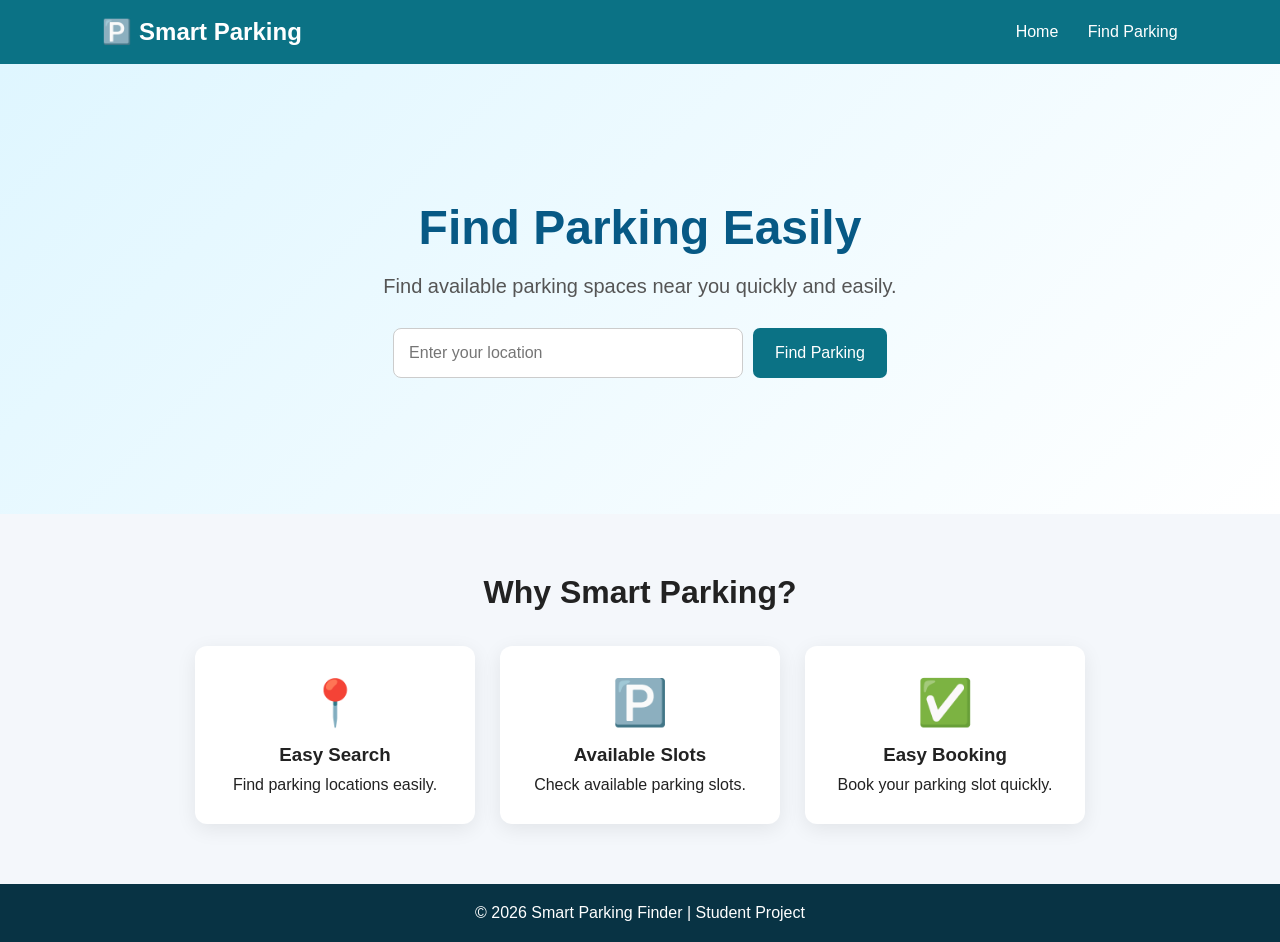
<file: index.html>
<!DOCTYPE html>
<html lang="en">
<head>
    <meta charset="UTF-8">
    <meta name="viewport" content="width=device-width, initial-scale=1.0">
    <title>Smart Parking Finder</title>
    <link rel="stylesheet" href="style.css">
</head>

<body>

    <header>
        <div class="logo">🅿️ Smart Parking</div>

        <nav>
            <a href="index.html">Home</a>
            <a href="parking.html">Find Parking</a>
        </nav>
    </header>

    <main class="hero">

        <div class="hero-content">
            <h1>Find Parking Easily</h1>

            <p>
                Find available parking spaces near you
                quickly and easily.
            </p>

            <div class="search-box">
                <input
                    type="text"
                    id="location"
                    placeholder="Enter your location"
                >

                <button onclick="findParking()">
                    Find Parking
                </button>
            </div>
        </div>

    </main>

    <section class="features">

        <h2>Why Smart Parking?</h2>

        <div class="feature-container">

            <div class="feature-card">
                <div class="icon">📍</div>
                <h3>Easy Search</h3>
                <p>Find parking locations easily.</p>
            </div>

            <div class="feature-card">
                <div class="icon">🅿️</div>
                <h3>Available Slots</h3>
                <p>Check available parking slots.</p>
            </div>

            <div class="feature-card">
                <div class="icon">✅</div>
                <h3>Easy Booking</h3>
                <p>Book your parking slot quickly.</p>
            </div>

        </div>

    </section>

    <footer>
        <p>© 2026 Smart Parking Finder | Student Project</p>
    </footer>

    <script src="script.js"></script>

</body>
</html>
</file>
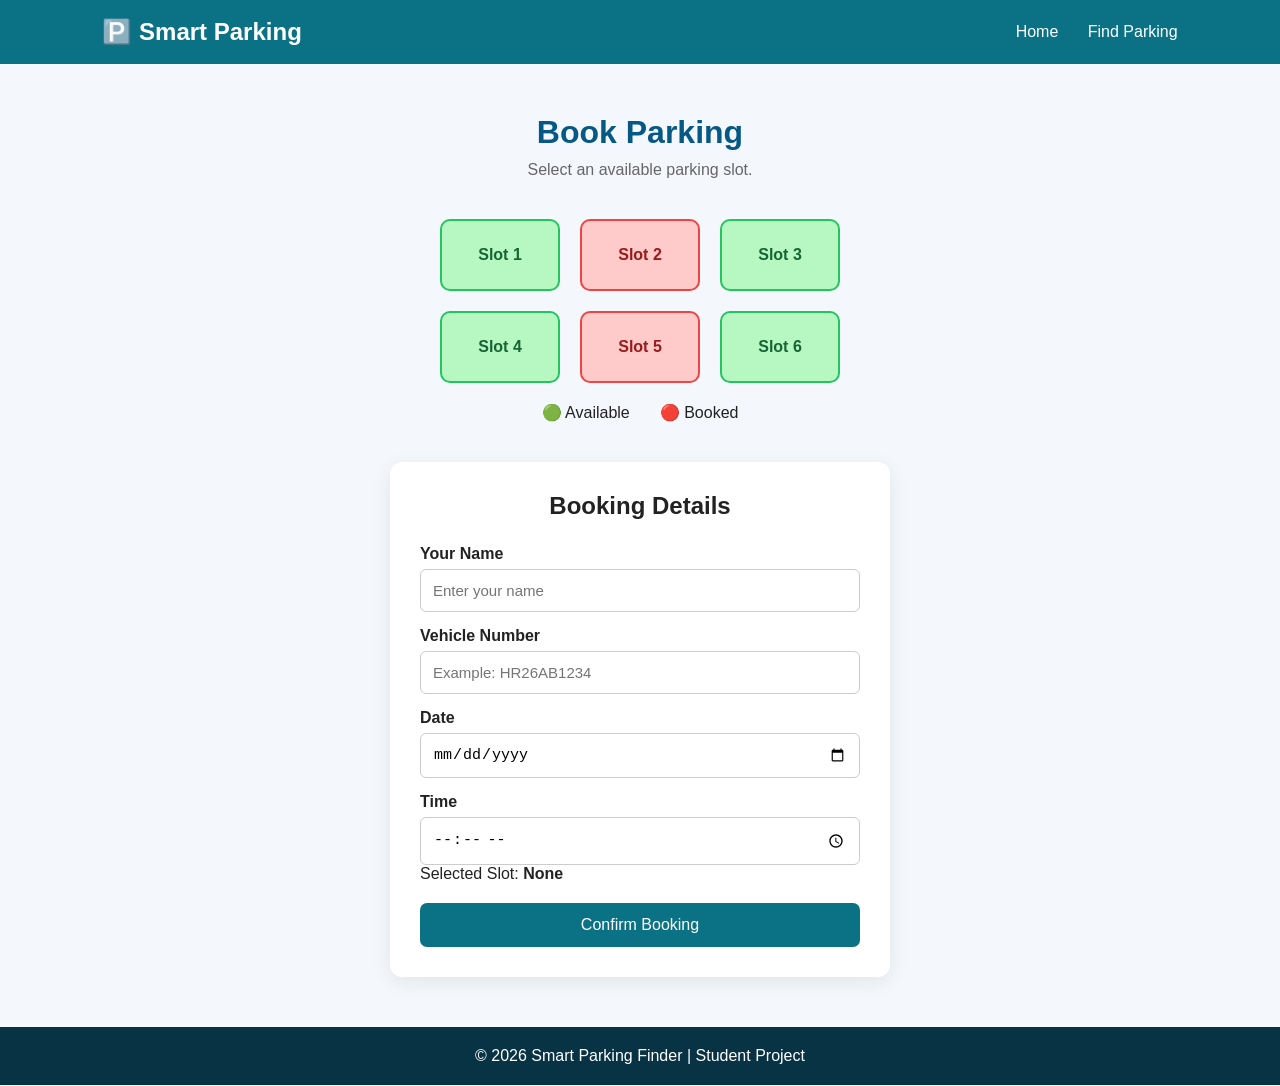
<file: booking.html>
<!DOCTYPE html>
<html lang="en">

<head>

    <meta charset="UTF-8">

    <meta
        name="viewport"
        content="width=device-width, initial-scale=1.0"
    >

    <title>Book Parking</title>

    <link rel="stylesheet" href="style.css">

</head>


<body>


<header>

    <div class="logo">
        🅿️ Smart Parking
    </div>

    <nav>

        <a href="index.html">
            Home
        </a>

        <a href="parking.html">
            Find Parking
        </a>

    </nav>

</header>



<main class="booking-page">


    <h1 id="parkingTitle">
        Book Parking
    </h1>


    <p class="page-description">

        Select an available parking slot.

    </p>



    <!-- Parking Slots -->

    <div class="slots-container">


        <div
            class="slot available"
            onclick="selectSlot(this, 1)"
        >
            Slot 1
        </div>


        <div
            class="slot booked"
        >
            Slot 2
        </div>


        <div
            class="slot available"
            onclick="selectSlot(this, 3)"
        >
            Slot 3
        </div>


        <div
            class="slot available"
            onclick="selectSlot(this, 4)"
        >
            Slot 4
        </div>


        <div
            class="slot booked"
        >
            Slot 5
        </div>


        <div
            class="slot available"
            onclick="selectSlot(this, 6)"
        >
            Slot 6
        </div>


    </div>



    <div class="legend">

        <span>
            🟢 Available
        </span>

        <span>
            🔴 Booked
        </span>

    </div>



    <!-- Booking Form -->

    <div class="booking-form">


        <h2>Booking Details</h2>


        <label>
            Your Name
        </label>

        <input
            type="text"
            id="userName"
            placeholder="Enter your name"
        >



        <label>
            Vehicle Number
        </label>

        <input
            type="text"
            id="vehicleNumber"
            placeholder="Example: HR26AB1234"
        >



        <label>
            Date
        </label>

        <input
            type="date"
            id="bookingDate"
        >



        <label>
            Time
        </label>

        <input
            type="time"
            id="bookingTime"
        >



        <p>
            Selected Slot:
            <strong id="selectedSlot">
                None
            </strong>
        </p>



        <button onclick="confirmBooking()">
            Confirm Booking
        </button>


    </div>



    <!-- Confirmation -->

    <div
        id="confirmation"
        class="confirmation hidden"
    >

        <h2>
            ✅ Booking Confirmed
        </h2>

        <p>
            Your parking slot has been successfully booked.
        </p>

        <p>
            Thank you for using Smart Parking.
        </p>

        <button onclick="goHome()">
            Back to Home
        </button>

    </div>


</main>



<footer>

    <p>
        © 2026 Smart Parking Finder | Student Project
    </p>

</footer>



<script src="script.js"></script>

</body>

</html>
</file>
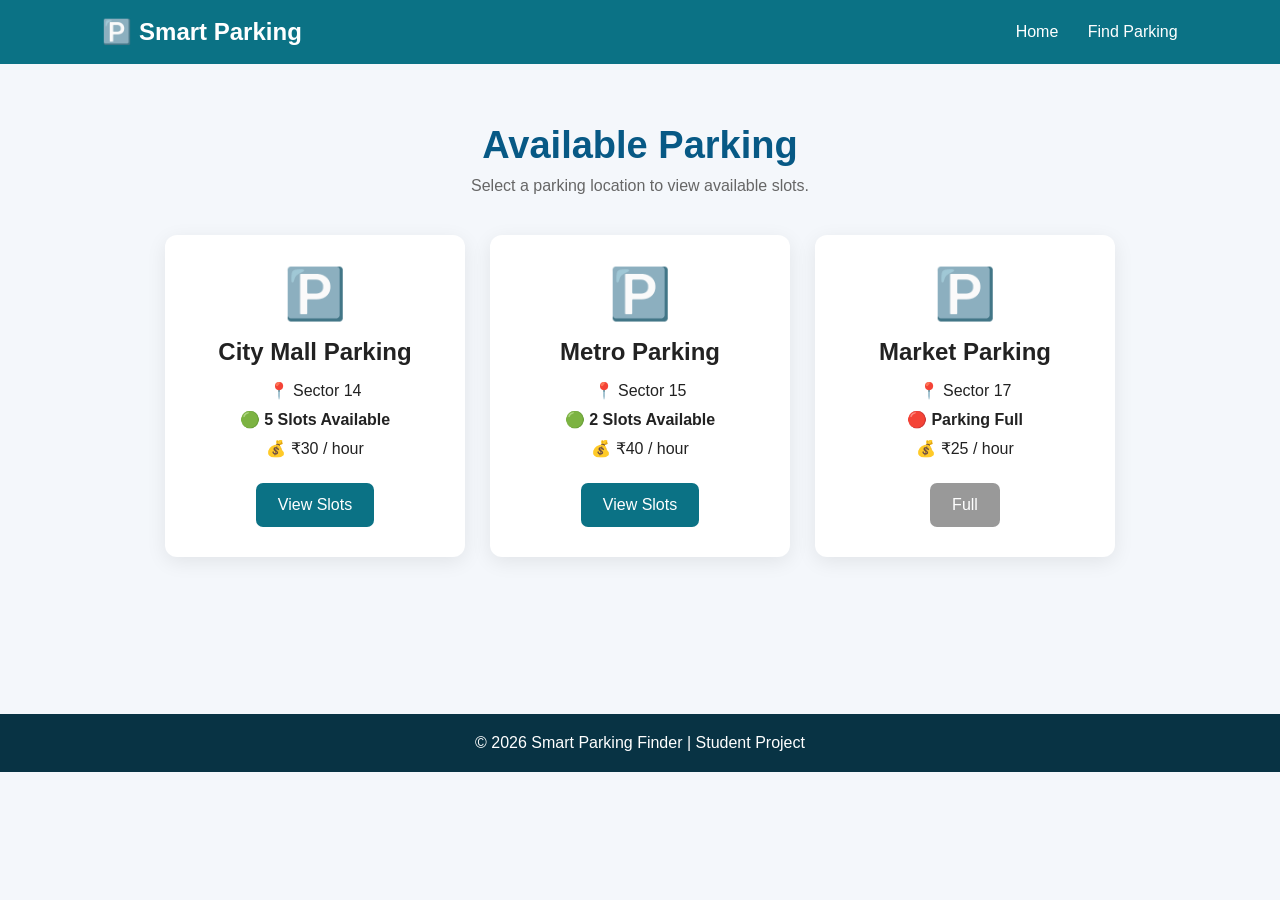
<file: parking.html>
<!DOCTYPE html>
<html lang="en">

<head>
    <meta charset="UTF-8">
    <meta name="viewport" content="width=device-width, initial-scale=1.0">

    <title>Available Parking</title>

    <link rel="stylesheet" href="style.css">
</head>

<body>

    <header>

        <div class="logo">
            🅿️ Smart Parking
        </div>

        <nav>
            <a href="index.html">Home</a>
            <a href="parking.html">Find Parking</a>
        </nav>

    </header>


    <main class="parking-page">

        <h1>Available Parking</h1>

        <p class="page-description">
            Select a parking location to view available slots.
        </p>


        <div class="parking-container">


            <!-- Parking 1 -->

            <div class="parking-card">

                <div class="parking-icon">
                    🅿️
                </div>

                <h2>City Mall Parking</h2>

                <p>📍 Sector 14</p>

                <p>
                    🟢 <strong>5 Slots Available</strong>
                </p>

                <p>💰 ₹30 / hour</p>

                <button onclick="selectParking('City Mall Parking')">
                    View Slots
                </button>

            </div>


            <!-- Parking 2 -->

            <div class="parking-card">

                <div class="parking-icon">
                    🅿️
                </div>

                <h2>Metro Parking</h2>

                <p>📍 Sector 15</p>

                <p>
                    🟢 <strong>2 Slots Available</strong>
                </p>

                <p>💰 ₹40 / hour</p>

                <button onclick="selectParking('Metro Parking')">
                    View Slots
                </button>

            </div>


            <!-- Parking 3 -->

            <div class="parking-card">

                <div class="parking-icon">
                    🅿️
                </div>

                <h2>Market Parking</h2>

                <p>📍 Sector 17</p>

                <p>
                    🔴 <strong>Parking Full</strong>
                </p>

                <p>💰 ₹25 / hour</p>

                <button class="disabled-button" disabled>
                    Full
                </button>

            </div>


        </div>

    </main>


    <footer>

        <p>
            © 2026 Smart Parking Finder | Student Project
        </p>

    </footer>


    <script src="script.js"></script>

</body>

</html>
</file>
<file: style.css>
* {
    margin: 0;
    padding: 0;
    box-sizing: border-box;
}


body {
    font-family: Arial, sans-serif;
    background: #f4f7fb;
    color: #222;
}


/* Header */

header {
    background: #0b7285;
    color: white;

    display: flex;
    justify-content: space-between;
    align-items: center;

    padding: 18px 8%;
}


.logo {
    font-size: 24px;
    font-weight: bold;
}


nav a {
    color: white;
    text-decoration: none;
    margin-left: 25px;
    font-size: 16px;
}


nav a:hover {
    text-decoration: underline;
}



/* Hero */

.hero {
    min-height: 450px;

    display: flex;
    justify-content: center;
    align-items: center;

    text-align: center;

    background: linear-gradient(
        135deg,
        #dff6ff,
        #ffffff
    );
}


.hero-content {
    width: 90%;
    max-width: 700px;
}


.hero h1 {
    font-size: 48px;
    margin-bottom: 20px;
    color: #075985;
}


.hero p {
    font-size: 20px;
    margin-bottom: 30px;
    color: #555;
}



/* Search */

.search-box {
    display: flex;
    justify-content: center;
    gap: 10px;
}


.search-box input {
    width: 350px;

    padding: 15px;

    border: 1px solid #ccc;
    border-radius: 8px;

    font-size: 16px;
}


button {
    background: #0b7285;
    color: white;

    border: none;

    padding: 13px 22px;

    border-radius: 7px;

    cursor: pointer;

    font-size: 16px;
}


button:hover {
    background: #095c6b;
}



/* Features */

.features {
    padding: 60px 8%;
    text-align: center;
}


.features h2 {
    margin-bottom: 35px;
    font-size: 32px;
}


.feature-container {
    display: flex;

    justify-content: center;

    gap: 25px;

    flex-wrap: wrap;
}


.feature-card {
    background: white;

    width: 280px;

    padding: 30px;

    border-radius: 12px;

    box-shadow:
        0 5px 20px rgba(0, 0, 0, 0.08);
}


.icon {
    font-size: 45px;
    margin-bottom: 15px;
}


.feature-card h3 {
    margin-bottom: 10px;
}



/* Parking Page */

.parking-page {
    min-height: 650px;

    padding: 60px 8%;

    text-align: center;
}


.parking-page h1 {
    font-size: 38px;

    color: #075985;

    margin-bottom: 10px;
}


.page-description {
    color: #666;

    margin-bottom: 40px;
}


.parking-container {
    display: flex;

    justify-content: center;

    gap: 25px;

    flex-wrap: wrap;
}


.parking-card {
    background: white;

    width: 300px;

    padding: 30px;

    border-radius: 12px;

    box-shadow:
        0 5px 20px rgba(0, 0, 0, 0.08);
}


.parking-card h2 {
    margin: 15px 0;
}


.parking-card p {
    margin: 10px 0;
}


.parking-icon {
    font-size: 50px;
}


.parking-card button {
    margin-top: 15px;
}


.disabled-button {
    background: #999;
    cursor: not-allowed;
}



/* Booking */

.booking-page {
    min-height: 700px;

    padding: 50px 8%;

    text-align: center;
}


.booking-page h1 {
    color: #075985;

    margin-bottom: 10px;
}



/* Slots */

.slots-container {
    display: grid;

    grid-template-columns:
        repeat(3, 120px);

    justify-content: center;

    gap: 20px;

    margin: 40px auto 20px;
}


.slot {
    padding: 25px 10px;

    border-radius: 10px;

    font-weight: bold;

    cursor: pointer;
}


.available {
    background: #b7f7c2;

    color: #166534;

    border: 2px solid #22c55e;
}


.available:hover {
    background: #86efac;
}


.booked {
    background: #fecaca;

    color: #991b1b;

    border: 2px solid #ef4444;

    cursor: not-allowed;
}


.selected {
    background: #0b7285;

    color: white;

    border: 2px solid #064e5b;
}



/* Legend */

.legend {
    display: flex;

    justify-content: center;

    gap: 30px;

    margin-bottom: 40px;
}



/* Booking Form */

.booking-form {
    background: white;

    max-width: 500px;

    margin: auto;

    padding: 30px;

    border-radius: 12px;

    box-shadow:
        0 5px 20px rgba(0, 0, 0, 0.08);

    text-align: left;
}


.booking-form h2 {
    text-align: center;

    margin-bottom: 25px;
}


.booking-form label {
    display: block;

    margin-top: 15px;

    margin-bottom: 6px;

    font-weight: bold;
}


.booking-form input {
    width: 100%;

    padding: 12px;

    border: 1px solid #ccc;

    border-radius: 6px;

    font-size: 15px;
}


.booking-form button {
    width: 100%;

    margin-top: 20px;
}



/* Confirmation */

.confirmation {
    max-width: 500px;

    margin: 30px auto;

    background: #dcfce7;

    border: 2px solid #22c55e;

    padding: 30px;

    border-radius: 12px;

    text-align: center;
}


.confirmation h2 {
    color: #166534;

    margin-bottom: 15px;
}


.hidden {
    display: none;
}



/* Footer */

footer {
    background: #083344;

    color: white;

    text-align: center;

    padding: 20px;
}



/* Mobile */

@media (max-width: 700px) {

    header {
        flex-direction: column;
        gap: 15px;
    }


    nav a {
        margin: 0 8px;
    }


    .hero h1 {
        font-size: 36px;
    }


    .search-box {
        flex-direction: column;
    }


    .search-box input {
        width: 100%;
    }


    .slots-container {
        grid-template-columns:
            repeat(2, 120px);
    }

}
</file>
